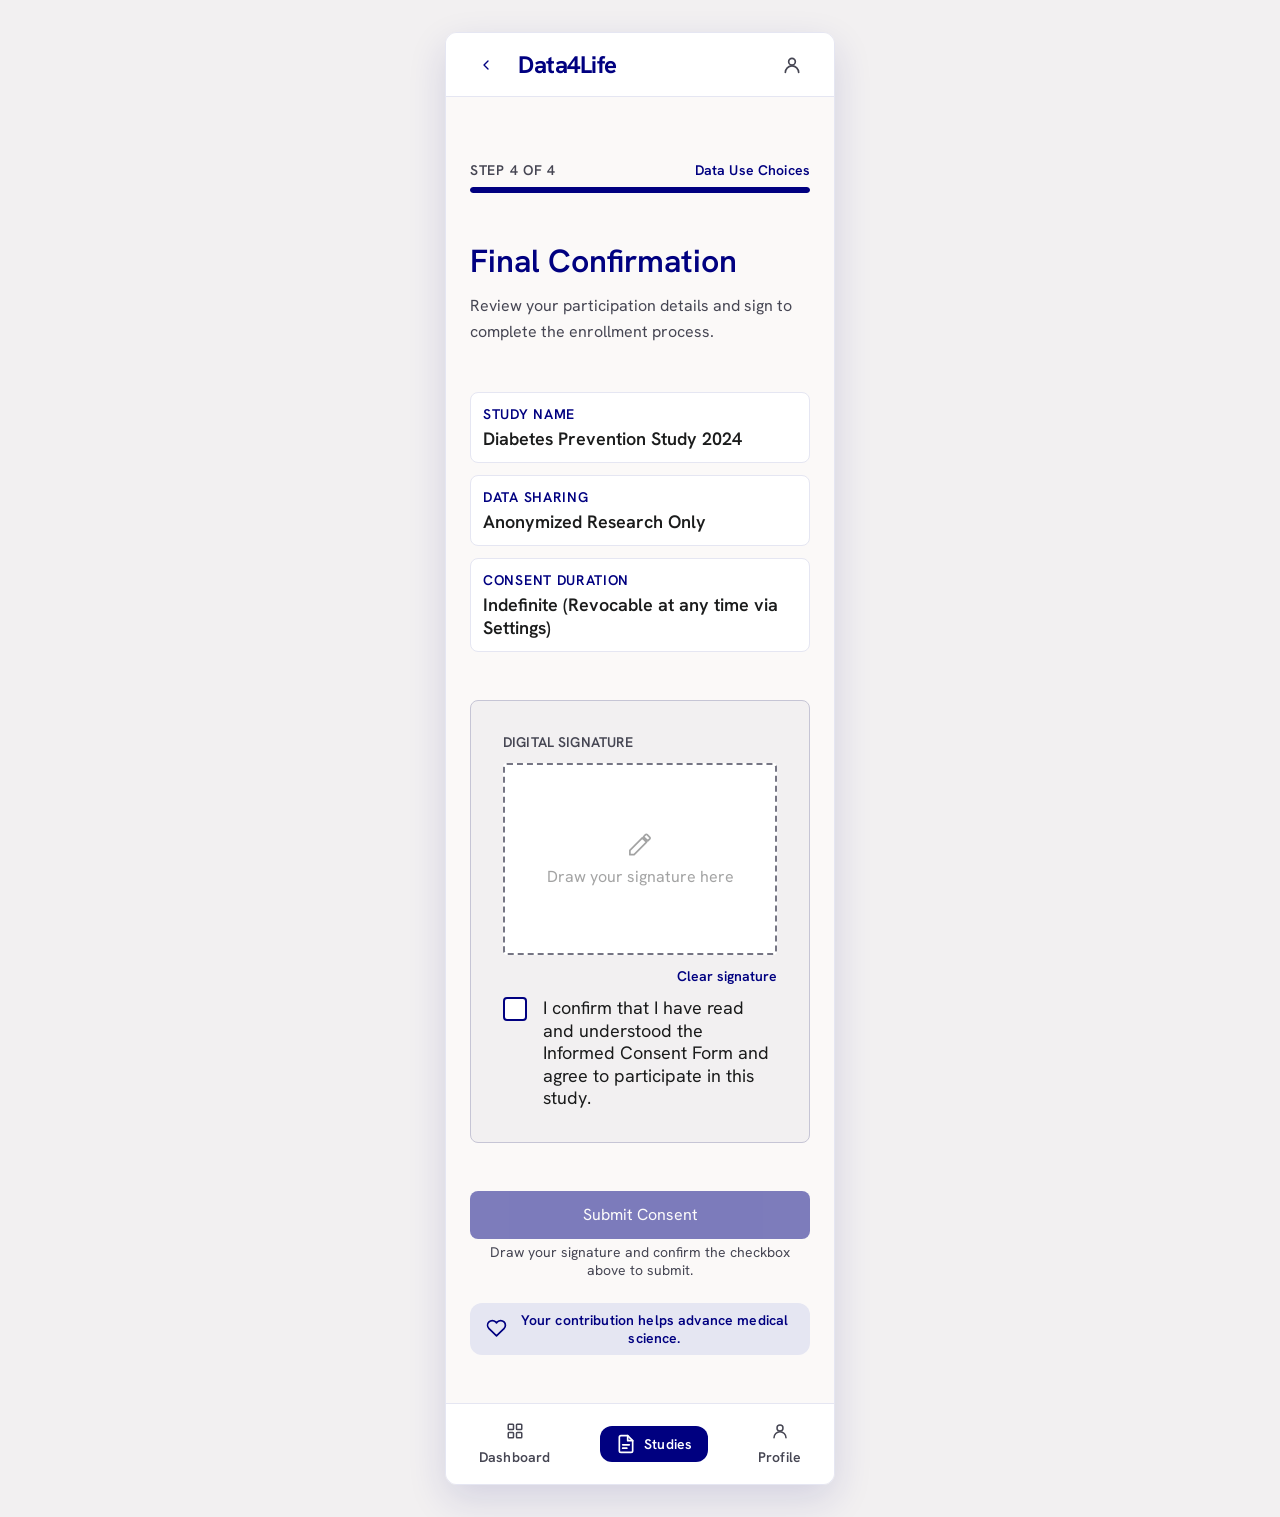
<file: prototype/confirm-submit.html>
<!DOCTYPE html>
<html lang="en">
<head>
<meta charset="UTF-8">
<meta name="viewport" content="width=device-width, initial-scale=1.0">
<title>Confirm &amp; Submit — Data4Life</title>
<link rel="stylesheet" href="tokens.css">
<link rel="stylesheet" href="styles.css">
</head>
<body>
<div class="app-frame">

  <header class="topbar">
    <div class="topbar__left">
      <a class="topbar__back" href="optional-choices.html" aria-label="Back">
        <svg viewBox="0 0 24 24" width="16" height="16" fill="none" stroke="currentColor" stroke-width="2" stroke-linecap="round" stroke-linejoin="round"><path d="M15 18l-6-6 6-6"/></svg>
      </a>
      <span class="topbar__brand">Data4Life</span>
    </div>
    <button class="topbar__profile" aria-label="Profile">
      <svg viewBox="0 0 24 24" width="20" height="20" fill="none" stroke="currentColor" stroke-width="2" stroke-linecap="round" stroke-linejoin="round"><circle cx="12" cy="8" r="4"/><path d="M4 21c0-4.4 3.6-8 8-8s8 3.6 8 8"/></svg>
    </button>
  </header>

  <main class="main">
    <div class="progress" id="progress">
      <div class="progress__row">
        <span class="progress__step"></span>
        <span class="progress__label"></span>
      </div>
      <div class="progress__track"><div class="progress__fill"></div></div>
    </div>

    <div id="confirm-content" style="display:contents;">
      <div>
        <h1 class="heading-2 heading-2--brand">Final Confirmation</h1>
        <p class="body-text" style="margin-top:var(--space-3);">Review your participation details and sign to complete the enrollment process.</p>
      </div>

      <div class="review-grid">
        <div class="review-card">
          <span class="review-card__label">Study Name</span>
          <span class="review-card__value">Diabetes Prevention Study 2024</span>
        </div>
        <div class="review-card">
          <span class="review-card__label">Data Sharing</span>
          <span class="review-card__value">Anonymized Research Only</span>
        </div>
        <div class="review-card">
          <span class="review-card__label">Consent Duration</span>
          <span class="review-card__value">Indefinite (Revocable at any time via Settings)</span>
        </div>
      </div>

      <div class="signature-block">
        <span class="signature-block__label">DIGITAL SIGNATURE</span>
        <div class="signature-pad" id="signature-pad">
          <canvas id="signature-canvas"></canvas>
          <div class="signature-pad__placeholder">
            <svg viewBox="0 0 24 24" fill="none" stroke="currentColor" stroke-width="1.5" stroke-linecap="round" stroke-linejoin="round"><path d="M3 17.25V21h3.75L17.8 9.94l-3.75-3.75L3 17.25zM20.7 7.04a1 1 0 000-1.42l-2.34-2.34a1 1 0 00-1.42 0L15.13 5.1l3.75 3.75 1.82-1.81z"/></svg>
            <span>Draw your signature here</span>
          </div>
        </div>
        <button class="signature-block__clear" id="signature-clear" type="button">Clear signature</button>
        <div class="field-checkbox" id="confirm-ack" role="checkbox" aria-checked="false" tabindex="0">
          <span class="checkbox">
            <svg viewBox="0 0 24 24" fill="none" stroke="currentColor" stroke-width="3" stroke-linecap="round" stroke-linejoin="round"><path d="M5 12l5 5L20 7"/></svg>
          </span>
          <span class="field-checkbox__label">I confirm that I have read and understood the Informed Consent Form and agree to participate in this study.</span>
        </div>
      </div>

      <div style="display:flex; flex-direction:column; gap:var(--space-5); width:100%;">
        <div style="display:flex; flex-direction:column; gap:var(--space-3);">
          <button class="button button--primary" id="submit-btn" type="button">Submit Consent</button>
          <p class="button-hint" id="submit-hint" role="status">Draw your signature and confirm the checkbox above to submit.</p>
        </div>
        <div class="support-pill">
          <svg viewBox="0 0 24 24" fill="none" stroke="currentColor" stroke-width="2" stroke-linecap="round" stroke-linejoin="round"><path d="M20.8 4.6a5.5 5.5 0 00-7.8 0L12 5.6l-1-1a5.5 5.5 0 00-7.8 7.8l1 1L12 21l7.8-7.6 1-1a5.5 5.5 0 000-7.8z"/></svg>
          <span>Your contribution helps advance medical science.</span>
        </div>
      </div>
    </div>

    <div id="success-content" class="success-state" hidden>
      <div class="success-state__icon">
        <svg viewBox="0 0 24 24" fill="none" stroke="currentColor" stroke-width="2" stroke-linecap="round" stroke-linejoin="round"><path d="M20 6L9 17l-5-5"/></svg>
      </div>
      <h1 class="heading-2 heading-2--brand">You're enrolled</h1>
      <p class="body-text">Your consent has been recorded. You can review or withdraw it at any time from your Profile settings.</p>
      <a class="button button--primary" href="welcome.html" style="margin-top:var(--space-4);">Back to Data4Life</a>
    </div>
  </main>

  <nav class="bottom-nav" aria-label="Primary" id="bottom-nav">
    <a class="bottom-nav__link" href="#">
      <svg viewBox="0 0 24 24" fill="none" stroke="currentColor" stroke-width="2" stroke-linecap="round" stroke-linejoin="round"><rect x="3" y="3" width="7" height="7" rx="1"/><rect x="14" y="3" width="7" height="7" rx="1"/><rect x="3" y="14" width="7" height="7" rx="1"/><rect x="14" y="14" width="7" height="7" rx="1"/></svg>
      Dashboard
    </a>
    <a class="bottom-nav__link bottom-nav__link--active" href="study-details.html" aria-current="page">
      <svg viewBox="0 0 24 24" fill="none" stroke="currentColor" stroke-width="2" stroke-linecap="round" stroke-linejoin="round"><path d="M14 2H6a2 2 0 00-2 2v16a2 2 0 002 2h12a2 2 0 002-2V8z"/><path d="M14 2v6h6M8 13h8M8 17h5"/></svg>
      Studies
    </a>
    <a class="bottom-nav__link" href="#">
      <svg viewBox="0 0 24 24" fill="none" stroke="currentColor" stroke-width="2" stroke-linecap="round" stroke-linejoin="round"><circle cx="12" cy="8" r="4"/><path d="M4 21c0-4.4 3.6-8 8-8s8 3.6 8 8"/></svg>
      Profile
    </a>
  </nav>
</div>

<script src="app.js"></script>
<script>
  D4L.initProgress(document.getElementById('progress'), 4, 4, 'Data Use Choices');

  var pad = D4L.initSignaturePad(document.getElementById('signature-pad'));
  var submitBtn = document.getElementById('submit-btn');
  var submitHint = document.getElementById('submit-hint');

  var refreshGate = D4L.bindGate(submitBtn, submitHint, function () {
    return !!D4L.state.confirmAck && pad.isDrawn();
  });

  D4L.bindCheckbox(document.getElementById('confirm-ack'), 'confirmAck', refreshGate);
  document.getElementById('signature-pad').addEventListener('signature-change', refreshGate);

  document.getElementById('signature-clear').addEventListener('click', function () {
    pad.clear();
    refreshGate();
  });

  submitBtn.addEventListener('click', function () {
    if (submitBtn.disabled) return;
    D4L.setState({ submitted: true });
    document.getElementById('confirm-content').hidden = true;
    document.getElementById('bottom-nav').hidden = true;
    var success = document.getElementById('success-content');
    success.hidden = false;
    success.focus();
  });
</script>
</body>
</html>
</file>
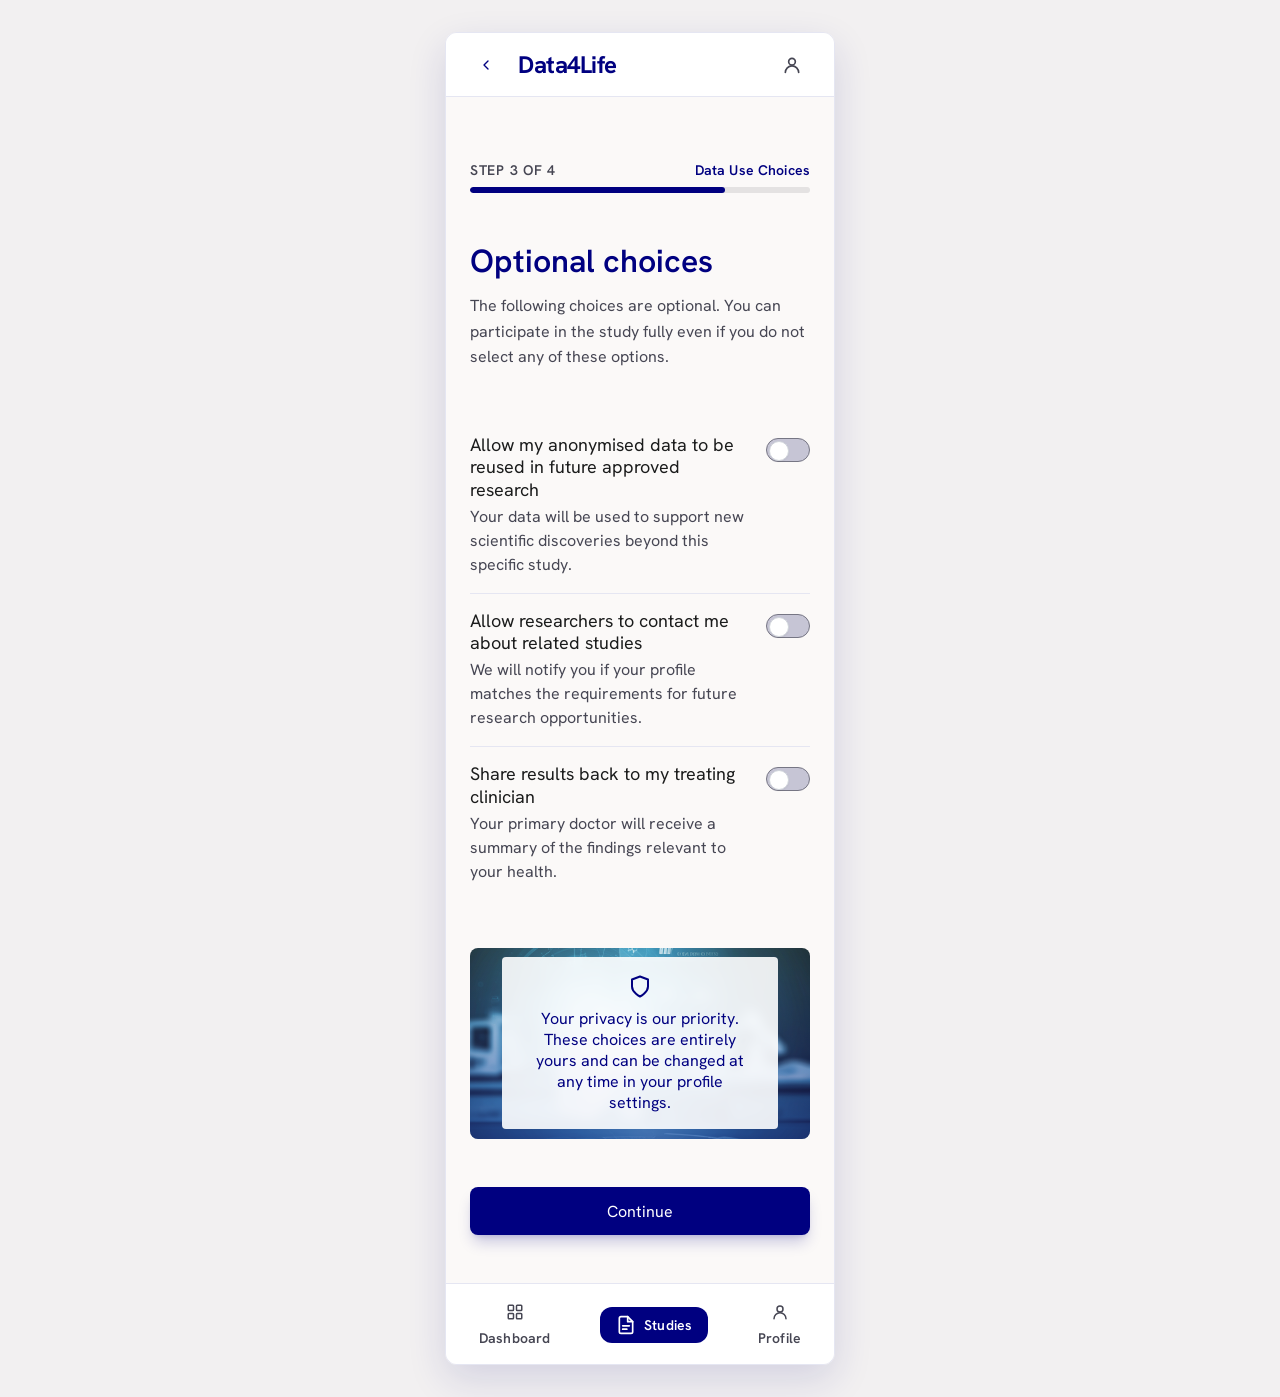
<file: prototype/optional-choices.html>
<!DOCTYPE html>
<html lang="en">
<head>
<meta charset="UTF-8">
<meta name="viewport" content="width=device-width, initial-scale=1.0">
<title>Optional Choices — Data4Life</title>
<link rel="stylesheet" href="tokens.css">
<link rel="stylesheet" href="styles.css">
</head>
<body>
<div class="app-frame">

  <header class="topbar">
    <div class="topbar__left">
      <a class="topbar__back" href="privacy-consent.html" aria-label="Back">
        <svg viewBox="0 0 24 24" width="16" height="16" fill="none" stroke="currentColor" stroke-width="2" stroke-linecap="round" stroke-linejoin="round"><path d="M15 18l-6-6 6-6"/></svg>
      </a>
      <span class="topbar__brand">Data4Life</span>
    </div>
    <button class="topbar__profile" aria-label="Profile">
      <svg viewBox="0 0 24 24" width="20" height="20" fill="none" stroke="currentColor" stroke-width="2" stroke-linecap="round" stroke-linejoin="round"><circle cx="12" cy="8" r="4"/><path d="M4 21c0-4.4 3.6-8 8-8s8 3.6 8 8"/></svg>
    </button>
  </header>

  <main class="main">
    <div class="progress" id="progress">
      <div class="progress__row">
        <span class="progress__step"></span>
        <span class="progress__label"></span>
      </div>
      <div class="progress__track"><div class="progress__fill"></div></div>
    </div>

    <div>
      <h1 class="heading-2 heading-2--brand">Optional choices</h1>
      <p class="body-text" style="margin-top:var(--space-3);">The following choices are optional. You can participate in the study fully even if you do not select any of these options.</p>
    </div>

    <div class="toggle-list">
      <div class="toggle-row">
        <div class="toggle-row__text">
          <span class="toggle-row__title">Allow my anonymised data to be reused in future approved research</span>
          <span class="toggle-row__description">Your data will be used to support new scientific discoveries beyond this specific study.</span>
        </div>
        <button class="toggle" id="toggle-reuse" role="switch" aria-checked="false" aria-label="Allow my anonymised data to be reused in future approved research">
          <span class="toggle__knob"></span>
        </button>
      </div>
      <div class="toggle-row">
        <div class="toggle-row__text">
          <span class="toggle-row__title">Allow researchers to contact me about related studies</span>
          <span class="toggle-row__description">We will notify you if your profile matches the requirements for future research opportunities.</span>
        </div>
        <button class="toggle" id="toggle-contact" role="switch" aria-checked="false" aria-label="Allow researchers to contact me about related studies">
          <span class="toggle__knob"></span>
        </button>
      </div>
      <div class="toggle-row">
        <div class="toggle-row__text">
          <span class="toggle-row__title">Share results back to my treating clinician</span>
          <span class="toggle-row__description">Your primary doctor will receive a summary of the findings relevant to your health.</span>
        </div>
        <button class="toggle" id="toggle-share" role="switch" aria-checked="false" aria-label="Share results back to my treating clinician">
          <span class="toggle__knob"></span>
        </button>
      </div>
    </div>

    <div class="visual-banner visual-banner--message">
      <img src="assets/optional-banner.png" alt="Health data visualization">
      <div class="visual-banner__gradient">
        <div class="visual-banner__message-box">
          <svg viewBox="0 0 24 24" fill="none" stroke="currentColor" stroke-width="2" stroke-linecap="round" stroke-linejoin="round"><path d="M12 22s8-4 8-10V5l-8-3-8 3v7c0 6 8 10 8 10z"/></svg>
          <span>Your privacy is our priority. These choices are entirely yours and can be changed at any time in your profile settings.</span>
        </div>
      </div>
    </div>

    <a class="button button--primary" href="confirm-submit.html">Continue</a>
  </main>

  <nav class="bottom-nav" aria-label="Primary">
    <a class="bottom-nav__link" href="#">
      <svg viewBox="0 0 24 24" fill="none" stroke="currentColor" stroke-width="2" stroke-linecap="round" stroke-linejoin="round"><rect x="3" y="3" width="7" height="7" rx="1"/><rect x="14" y="3" width="7" height="7" rx="1"/><rect x="3" y="14" width="7" height="7" rx="1"/><rect x="14" y="14" width="7" height="7" rx="1"/></svg>
      Dashboard
    </a>
    <a class="bottom-nav__link bottom-nav__link--active" href="study-details.html" aria-current="page">
      <svg viewBox="0 0 24 24" fill="none" stroke="currentColor" stroke-width="2" stroke-linecap="round" stroke-linejoin="round"><path d="M14 2H6a2 2 0 00-2 2v16a2 2 0 002 2h12a2 2 0 002-2V8z"/><path d="M14 2v6h6M8 13h8M8 17h5"/></svg>
      Studies
    </a>
    <a class="bottom-nav__link" href="#">
      <svg viewBox="0 0 24 24" fill="none" stroke="currentColor" stroke-width="2" stroke-linecap="round" stroke-linejoin="round"><circle cx="12" cy="8" r="4"/><path d="M4 21c0-4.4 3.6-8 8-8s8 3.6 8 8"/></svg>
      Profile
    </a>
  </nav>
</div>

<script src="app.js"></script>
<script>
  D4L.initProgress(document.getElementById('progress'), 3, 4, 'Data Use Choices');
  D4L.bindToggle(document.getElementById('toggle-reuse'), 'reuseData');
  D4L.bindToggle(document.getElementById('toggle-contact'), 'contactMe');
  D4L.bindToggle(document.getElementById('toggle-share'), 'shareResults');
</script>
</body>
</html>
</file>
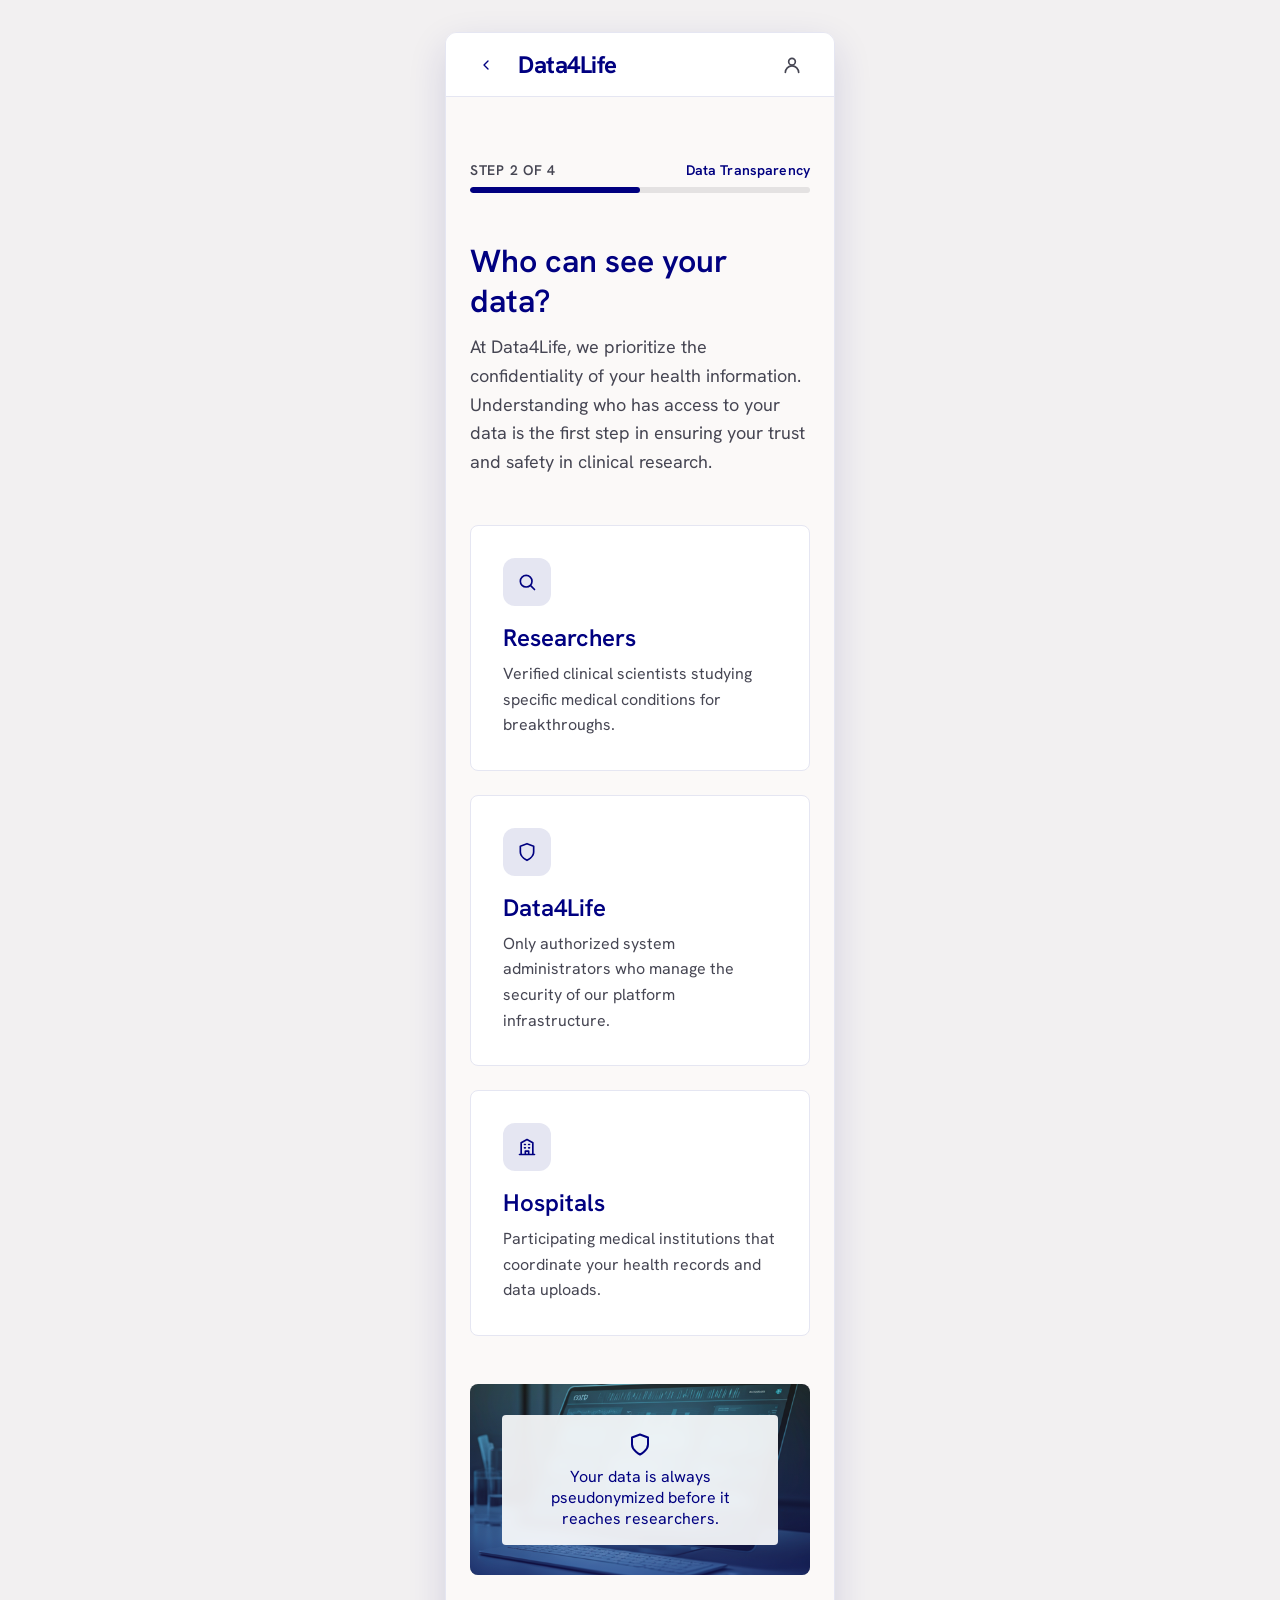
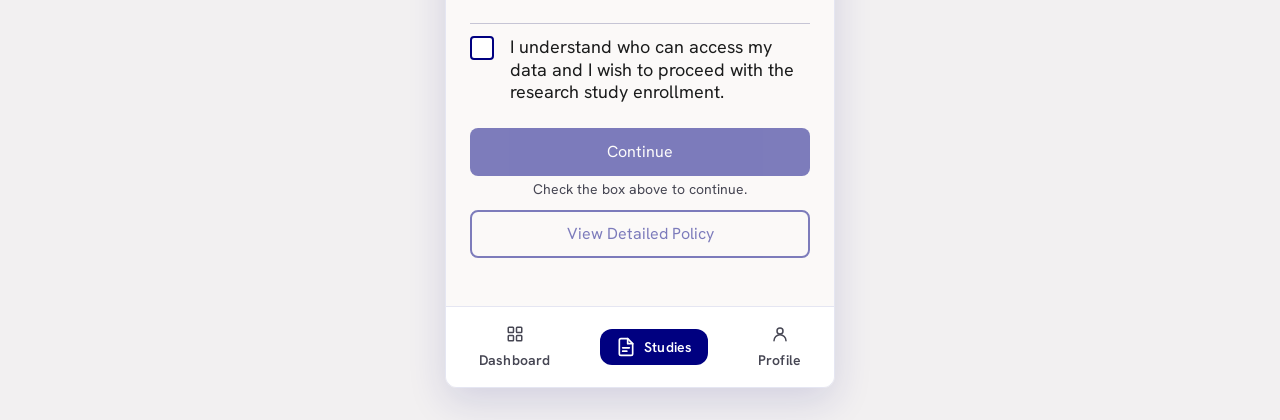
<file: prototype/privacy-consent.html>
<!DOCTYPE html>
<html lang="en">
<head>
<meta charset="UTF-8">
<meta name="viewport" content="width=device-width, initial-scale=1.0">
<title>Data Privacy Consent — Data4Life</title>
<link rel="stylesheet" href="tokens.css">
<link rel="stylesheet" href="styles.css">
</head>
<body>
<div class="app-frame">

  <header class="topbar">
    <div class="topbar__left">
      <a class="topbar__back" href="study-details.html" aria-label="Back">
        <svg viewBox="0 0 24 24" width="16" height="16" fill="none" stroke="currentColor" stroke-width="2" stroke-linecap="round" stroke-linejoin="round"><path d="M15 18l-6-6 6-6"/></svg>
      </a>
      <span class="topbar__brand">Data4Life</span>
    </div>
    <button class="topbar__profile" aria-label="Profile">
      <svg viewBox="0 0 24 24" width="20" height="20" fill="none" stroke="currentColor" stroke-width="2" stroke-linecap="round" stroke-linejoin="round"><circle cx="12" cy="8" r="4"/><path d="M4 21c0-4.4 3.6-8 8-8s8 3.6 8 8"/></svg>
    </button>
  </header>

  <main class="main">
    <div class="progress" id="progress">
      <div class="progress__row">
        <span class="progress__step"></span>
        <span class="progress__label"></span>
      </div>
      <div class="progress__track"><div class="progress__fill"></div></div>
    </div>

    <div>
      <h1 class="heading-2 heading-2--brand" style="font-size:var(--font-size-lg);">Who can see your data?</h1>
      <p class="body-text" style="font-size:var(--font-size-base); margin-top:var(--space-3);">At Data4Life, we prioritize the confidentiality of your health information. Understanding who has access to your data is the first step in ensuring your trust and safety in clinical research.</p>
    </div>

    <div class="role-grid">
      <div class="role-card">
        <div class="role-card__icon">
          <svg viewBox="0 0 24 24" fill="none" stroke="currentColor" stroke-width="2" stroke-linecap="round" stroke-linejoin="round"><circle cx="11" cy="11" r="7"/><path d="M21 21l-4.3-4.3"/></svg>
        </div>
        <div>
          <h3 class="heading-3">Researchers</h3>
          <p class="body-text" style="margin-top:var(--space-2);">Verified clinical scientists studying specific medical conditions for breakthroughs.</p>
        </div>
      </div>
      <div class="role-card">
        <div class="role-card__icon">
          <svg viewBox="0 0 24 24" fill="none" stroke="currentColor" stroke-width="2" stroke-linecap="round" stroke-linejoin="round"><path d="M12 22s8-4 8-10V5l-8-3-8 3v7c0 6 8 10 8 10z"/></svg>
        </div>
        <div>
          <h3 class="heading-3">Data4Life</h3>
          <p class="body-text" style="margin-top:var(--space-2);">Only authorized system administrators who manage the security of our platform infrastructure.</p>
        </div>
      </div>
      <div class="role-card">
        <div class="role-card__icon">
          <svg viewBox="0 0 24 24" fill="none" stroke="currentColor" stroke-width="2" stroke-linecap="round" stroke-linejoin="round"><path d="M3 21h18M5 21V7l7-4 7 4v14M9 9h1M9 13h1M14 9h1M14 13h1M10 21v-4h4v4"/></svg>
        </div>
        <div>
          <h3 class="heading-3">Hospitals</h3>
          <p class="body-text" style="margin-top:var(--space-2);">Participating medical institutions that coordinate your health records and data uploads.</p>
        </div>
      </div>
    </div>

    <div class="visual-banner visual-banner--message">
      <img src="assets/privacy-banner.png" alt="Health data visualization">
      <div class="visual-banner__gradient">
        <div class="visual-banner__message-box">
          <svg viewBox="0 0 24 24" fill="none" stroke="currentColor" stroke-width="2" stroke-linecap="round" stroke-linejoin="round"><path d="M12 22s8-4 8-10V5l-8-3-8 3v7c0 6 8 10 8 10z"/></svg>
          <span>Your data is always pseudonymized before it reaches researchers.</span>
        </div>
      </div>
    </div>

    <div style="display:flex; flex-direction:column; gap:var(--space-5); width:100%; border-top:1px solid var(--color-border-secondary); padding-top:var(--space-3);">
      <div class="field-checkbox" id="privacy-ack" role="checkbox" aria-checked="false" tabindex="0">
        <span class="checkbox">
          <svg viewBox="0 0 24 24" fill="none" stroke="currentColor" stroke-width="3" stroke-linecap="round" stroke-linejoin="round"><path d="M5 12l5 5L20 7"/></svg>
        </span>
        <span class="field-checkbox__label">I understand who can access my data and I wish to proceed with the research study enrollment.</span>
      </div>

      <div style="display:flex; flex-direction:column; gap:var(--space-3);">
        <button class="button button--primary" id="continue-btn" type="button">Continue</button>
        <p class="button-hint" id="continue-hint" role="status">Check the box above to continue.</p>
        <button class="button button--secondary" type="button" aria-disabled="true" disabled title="Not available in this prototype">View Detailed Policy</button>
      </div>
    </div>
  </main>

  <nav class="bottom-nav" aria-label="Primary">
    <a class="bottom-nav__link" href="#">
      <svg viewBox="0 0 24 24" fill="none" stroke="currentColor" stroke-width="2" stroke-linecap="round" stroke-linejoin="round"><rect x="3" y="3" width="7" height="7" rx="1"/><rect x="14" y="3" width="7" height="7" rx="1"/><rect x="3" y="14" width="7" height="7" rx="1"/><rect x="14" y="14" width="7" height="7" rx="1"/></svg>
      Dashboard
    </a>
    <a class="bottom-nav__link bottom-nav__link--active" href="study-details.html" aria-current="page">
      <svg viewBox="0 0 24 24" fill="none" stroke="currentColor" stroke-width="2" stroke-linecap="round" stroke-linejoin="round"><path d="M14 2H6a2 2 0 00-2 2v16a2 2 0 002 2h12a2 2 0 002-2V8z"/><path d="M14 2v6h6M8 13h8M8 17h5"/></svg>
      Studies
    </a>
    <a class="bottom-nav__link" href="#">
      <svg viewBox="0 0 24 24" fill="none" stroke="currentColor" stroke-width="2" stroke-linecap="round" stroke-linejoin="round"><circle cx="12" cy="8" r="4"/><path d="M4 21c0-4.4 3.6-8 8-8s8 3.6 8 8"/></svg>
      Profile
    </a>
  </nav>
</div>

<script src="app.js"></script>
<script>
  D4L.initProgress(document.getElementById('progress'), 2, 4, 'Data Transparency');

  var continueBtn = document.getElementById('continue-btn');
  var continueHint = document.getElementById('continue-hint');
  var refreshGate = D4L.bindGate(continueBtn, continueHint, function () {
    return !!D4L.state.privacyAck;
  });

  D4L.bindCheckbox(document.getElementById('privacy-ack'), 'privacyAck', function () {
    refreshGate();
  });

  continueBtn.addEventListener('click', function () {
    if (!continueBtn.disabled) window.location.href = 'optional-choices.html';
  });
</script>
</body>
</html>
</file>
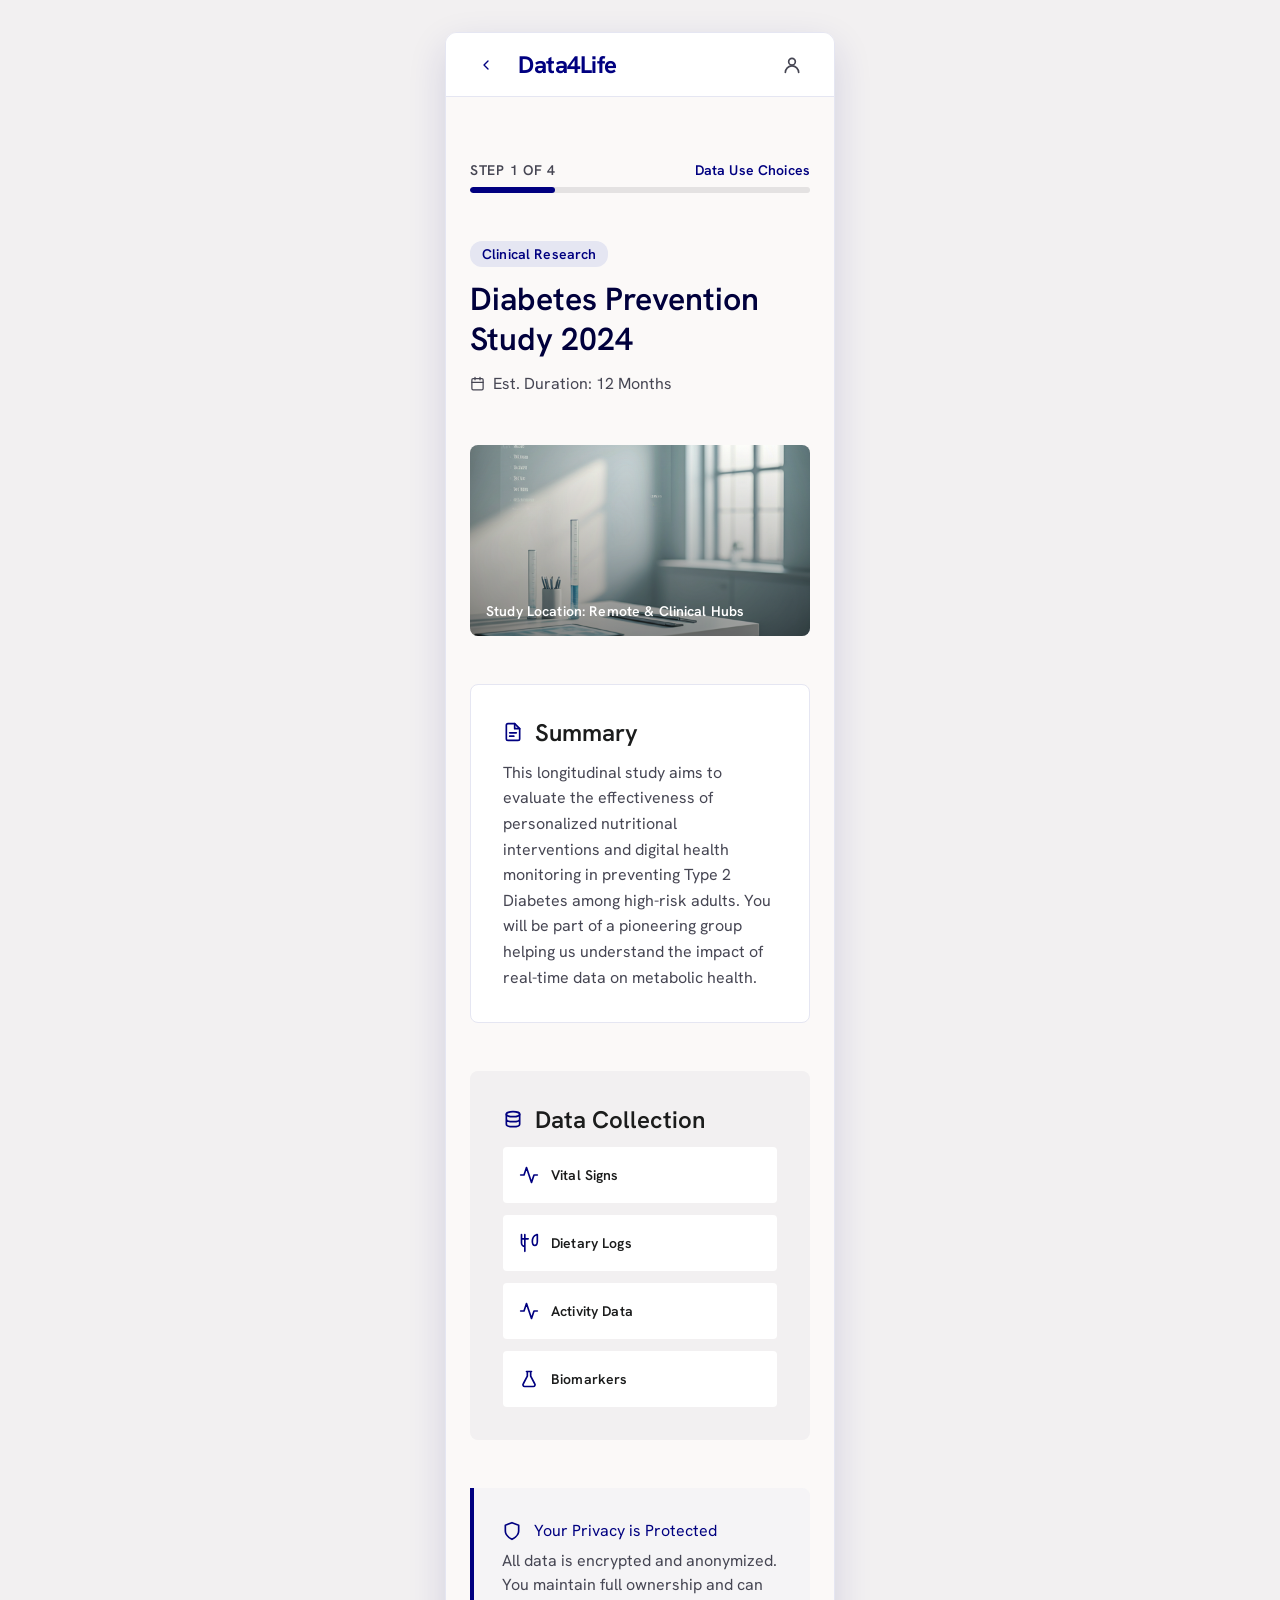
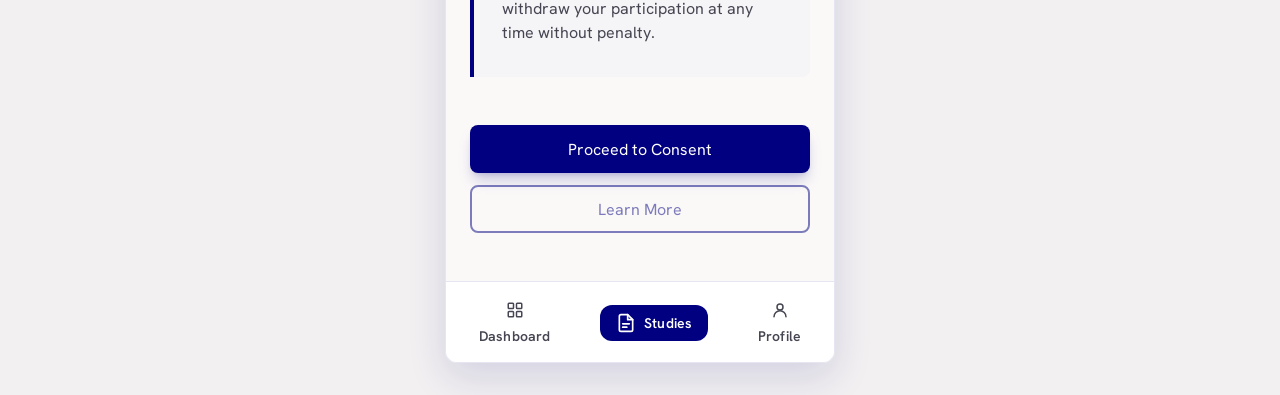
<file: prototype/study-details.html>
<!DOCTYPE html>
<html lang="en">
<head>
<meta charset="UTF-8">
<meta name="viewport" content="width=device-width, initial-scale=1.0">
<title>Study Details — Data4Life</title>
<link rel="stylesheet" href="tokens.css">
<link rel="stylesheet" href="styles.css">
</head>
<body>
<div class="app-frame">

  <header class="topbar">
    <div class="topbar__left">
      <a class="topbar__back" href="welcome.html" aria-label="Back">
        <svg viewBox="0 0 24 24" width="16" height="16" fill="none" stroke="currentColor" stroke-width="2" stroke-linecap="round" stroke-linejoin="round"><path d="M15 18l-6-6 6-6"/></svg>
      </a>
      <span class="topbar__brand">Data4Life</span>
    </div>
    <button class="topbar__profile" aria-label="Profile">
      <svg viewBox="0 0 24 24" width="20" height="20" fill="none" stroke="currentColor" stroke-width="2" stroke-linecap="round" stroke-linejoin="round"><circle cx="12" cy="8" r="4"/><path d="M4 21c0-4.4 3.6-8 8-8s8 3.6 8 8"/></svg>
    </button>
  </header>

  <main class="main">
    <div class="progress" id="progress">
      <div class="progress__row">
        <span class="progress__step"></span>
        <span class="progress__label"></span>
      </div>
      <div class="progress__track"><div class="progress__fill"></div></div>
    </div>

    <div>
      <span class="eyebrow-chip" style="margin-bottom: var(--space-3);">Clinical Research</span>
      <h1 class="heading-2">Diabetes Prevention Study 2024</h1>
      <div style="display:flex; align-items:center; gap:var(--space-2); margin-top:var(--space-3);">
        <svg viewBox="0 0 24 24" width="15" height="17" fill="none" stroke="currentColor" stroke-width="2" stroke-linecap="round" stroke-linejoin="round" style="color:var(--color-text-secondary);"><rect x="3" y="4" width="18" height="18" rx="2"/><path d="M16 2v4M8 2v4M3 10h18"/></svg>
        <span class="body-text" style="margin:0;">Est. Duration: 12 Months</span>
      </div>
    </div>

    <div class="visual-banner">
      <img src="assets/study-banner.png" alt="Clinical research environment">
      <div class="visual-banner__gradient"></div>
      <span class="visual-banner__caption">Study Location: Remote &amp; Clinical Hubs</span>
    </div>

    <div class="card">
      <h3 class="card__title">
        <svg viewBox="0 0 24 24" fill="none" stroke="currentColor" stroke-width="2" stroke-linecap="round" stroke-linejoin="round"><path d="M14 2H6a2 2 0 00-2 2v16a2 2 0 002 2h12a2 2 0 002-2V8z"/><path d="M14 2v6h6M8 13h8M8 17h5"/></svg>
        Summary
      </h3>
      <p class="body-text">This longitudinal study aims to evaluate the effectiveness of personalized nutritional interventions and digital health monitoring in preventing Type 2 Diabetes among high-risk adults. You will be part of a pioneering group helping us understand the impact of real-time data on metabolic health.</p>
    </div>

    <div class="card card--tint">
      <h3 class="card__title">
        <svg viewBox="0 0 24 24" fill="none" stroke="currentColor" stroke-width="2" stroke-linecap="round" stroke-linejoin="round"><ellipse cx="12" cy="5" rx="8" ry="3"/><path d="M4 5v6c0 1.7 3.6 3 8 3s8-1.3 8-3V5M4 11v6c0 1.7 3.6 3 8 3s8-1.3 8-3v-6"/></svg>
        Data Collection
      </h3>
      <div class="tag-grid">
        <div class="tag">
          <svg viewBox="0 0 24 24" fill="none" stroke="currentColor" stroke-width="2" stroke-linecap="round" stroke-linejoin="round"><path d="M22 12h-4l-3 9L9 3l-3 9H2"/></svg>
          Vital Signs
        </div>
        <div class="tag">
          <svg viewBox="0 0 24 24" fill="none" stroke="currentColor" stroke-width="2" stroke-linecap="round" stroke-linejoin="round"><path d="M7 2v20M3 7h8M3 2v10a4 4 0 004 4M21 2c-3 1-5 4-5 8 0 3 1 5 3 5s3-2 3-5V2z"/></svg>
          Dietary Logs
        </div>
        <div class="tag">
          <svg viewBox="0 0 24 24" fill="none" stroke="currentColor" stroke-width="2" stroke-linecap="round" stroke-linejoin="round"><path d="M22 12h-4l-3 9L9 3l-3 9H2"/></svg>
          Activity Data
        </div>
        <div class="tag">
          <svg viewBox="0 0 24 24" fill="none" stroke="currentColor" stroke-width="2" stroke-linecap="round" stroke-linejoin="round"><path d="M9 3h6M10 3v5.5L5 18a2 2 0 001.7 3h10.6a2 2 0 001.7-3l-5-9.5V3"/></svg>
          Biomarkers
        </div>
      </div>
    </div>

    <div class="banner">
      <p class="banner__title">
        <svg viewBox="0 0 24 24" fill="none" stroke="currentColor" stroke-width="2" stroke-linecap="round" stroke-linejoin="round"><path d="M12 22s8-4 8-10V5l-8-3-8 3v7c0 6 8 10 8 10z"/></svg>
        Your Privacy is Protected
      </p>
      <p class="banner__body">All data is encrypted and anonymized. You maintain full ownership and can withdraw your participation at any time without penalty.</p>
    </div>

    <div style="display:flex; flex-direction:column; gap:var(--space-3);">
      <a class="button button--primary" href="privacy-consent.html">Proceed to Consent</a>
      <button class="button button--secondary" type="button" aria-disabled="true" disabled title="Not available in this prototype">Learn More</button>
    </div>
  </main>

  <nav class="bottom-nav" aria-label="Primary">
    <a class="bottom-nav__link" href="#">
      <svg viewBox="0 0 24 24" fill="none" stroke="currentColor" stroke-width="2" stroke-linecap="round" stroke-linejoin="round"><rect x="3" y="3" width="7" height="7" rx="1"/><rect x="14" y="3" width="7" height="7" rx="1"/><rect x="3" y="14" width="7" height="7" rx="1"/><rect x="14" y="14" width="7" height="7" rx="1"/></svg>
      Dashboard
    </a>
    <a class="bottom-nav__link bottom-nav__link--active" href="study-details.html" aria-current="page">
      <svg viewBox="0 0 24 24" fill="none" stroke="currentColor" stroke-width="2" stroke-linecap="round" stroke-linejoin="round"><path d="M14 2H6a2 2 0 00-2 2v16a2 2 0 002 2h12a2 2 0 002-2V8z"/><path d="M14 2v6h6M8 13h8M8 17h5"/></svg>
      Studies
    </a>
    <a class="bottom-nav__link" href="#">
      <svg viewBox="0 0 24 24" fill="none" stroke="currentColor" stroke-width="2" stroke-linecap="round" stroke-linejoin="round"><circle cx="12" cy="8" r="4"/><path d="M4 21c0-4.4 3.6-8 8-8s8 3.6 8 8"/></svg>
      Profile
    </a>
  </nav>
</div>

<script src="app.js"></script>
<script>
  D4L.initProgress(document.getElementById('progress'), 1, 4, 'Data Use Choices');
</script>
</body>
</html>
</file>
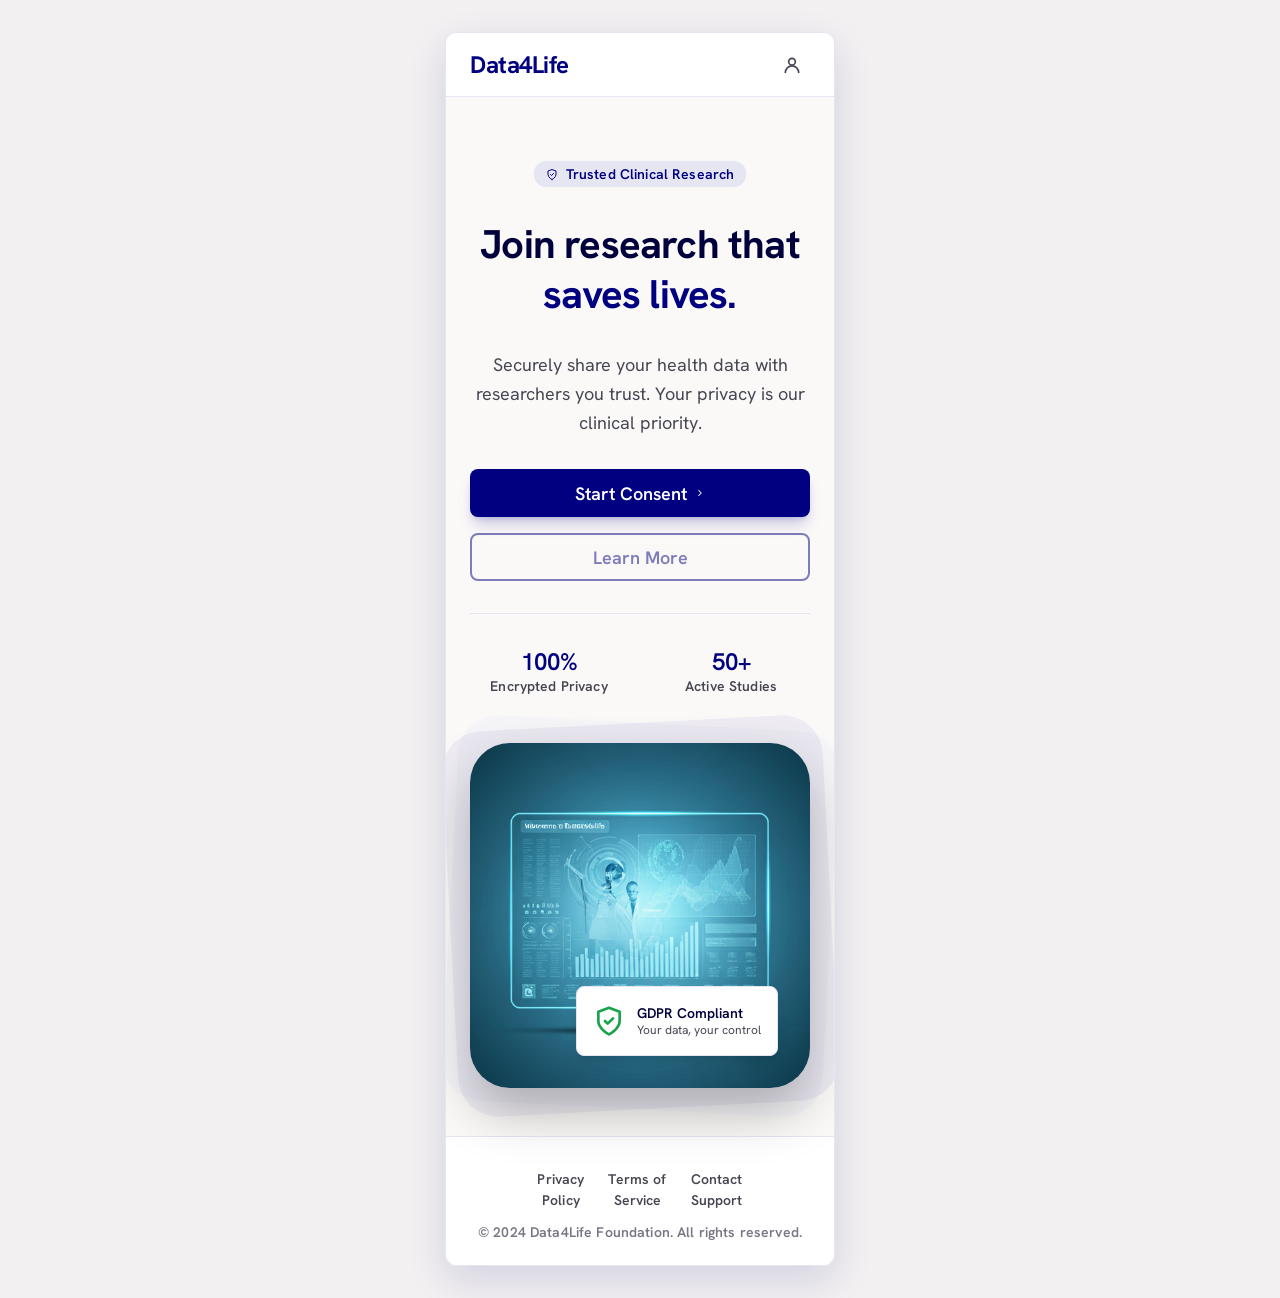
<file: prototype/welcome.html>
<!DOCTYPE html>
<html lang="en">
<head>
<meta charset="UTF-8">
<meta name="viewport" content="width=device-width, initial-scale=1.0">
<title>Data4Life — Join research that saves lives</title>
<link rel="stylesheet" href="tokens.css">
<link rel="stylesheet" href="styles.css">
</head>
<body>
<div class="app-frame">

  <header class="topbar">
    <span class="topbar__brand">Data4Life</span>
    <button class="topbar__profile" aria-label="Profile">
      <svg viewBox="0 0 24 24" width="20" height="20" fill="none" stroke="currentColor" stroke-width="2" stroke-linecap="round" stroke-linejoin="round"><circle cx="12" cy="8" r="4"/><path d="M4 21c0-4.4 3.6-8 8-8s8 3.6 8 8"/></svg>
    </button>
  </header>

  <main class="main">
    <div style="display:flex; flex-direction:column; align-items:center; text-align:center; gap:var(--space-6);">

      <span class="eyebrow-chip">
        <svg viewBox="0 0 24 24" width="12" height="15" fill="none" stroke="currentColor" stroke-width="2" stroke-linecap="round" stroke-linejoin="round"><path d="M12 22s8-4 8-10V5l-8-3-8 3v7c0 6 8 10 8 10z"/><path d="M9 12l2 2 4-4"/></svg>
        Trusted Clinical Research
      </span>

      <h1 class="heading-1">Join research that<br><em>saves lives.</em></h1>

      <p class="body-text" style="max-width:500px; font-size:var(--font-size-base); color:var(--color-text-secondary);">
        Securely share your health data with researchers you trust. Your privacy is our clinical priority.
      </p>

      <div style="display:flex; flex-direction:column; gap:var(--space-4); width:100%;">
        <a class="button button--primary button--hero" href="study-details.html">
          Start Consent
          <svg viewBox="0 0 24 24" width="10" height="16" fill="none" stroke="currentColor" stroke-width="2.5" stroke-linecap="round" stroke-linejoin="round"><path d="M9 18l6-6-6-6"/></svg>
        </a>
        <button class="button button--secondary button--hero" type="button" aria-disabled="true" disabled title="Not available in this prototype">Learn More</button>
      </div>

      <div class="stats-row">
        <div class="stat">
          <div class="stat__value">100%</div>
          <div class="stat__label">Encrypted Privacy</div>
        </div>
        <div class="stat">
          <div class="stat__value">50+</div>
          <div class="stat__label">Active Studies</div>
        </div>
      </div>
    </div>

    <div class="hero-visual">
      <div class="hero-visual__backdrop hero-visual__backdrop--a"></div>
      <div class="hero-visual__backdrop hero-visual__backdrop--b"></div>
      <div class="hero-visual__image">
        <img src="assets/hero-health-tech.png" alt="Clinician reviewing health data on a digital display">
      </div>
      <div class="hero-visual__badge">
        <svg viewBox="0 0 24 24" width="32" height="36" fill="none" stroke="currentColor" stroke-width="2" stroke-linecap="round" stroke-linejoin="round"><path d="M12 22s8-4 8-10V5l-8-3-8 3v7c0 6 8 10 8 10z"/><path d="M9 12l2 2 4-4"/></svg>
        <div>
          <strong>GDPR Compliant</strong>
          <span>Your data, your control</span>
        </div>
      </div>
    </div>
  </main>

  <footer class="legal-footer">
    <div class="legal-footer__links">
      <a href="#">Privacy<br>Policy</a>
      <a href="#">Terms of<br>Service</a>
      <a href="#">Contact<br>Support</a>
    </div>
    <div class="legal-footer__copyright">© 2024 Data4Life Foundation. All rights reserved.</div>
  </footer>
</div>
</body>
</html>
</file>
<file: prototype/tokens.css>
/*
  Data4Life eConsent prototype — design tokens
  Source of truth: Figma file 11CqHj7DfYh0GO9RPtGOpK (nodes 8:83, 8:2, 8:152, 8:245, 8:311)

  Deviations from the existing case-study deck (../index.html), by design:
  - Font is Hanken Grotesk (Figma's actual typeface), not Inter.
  - Primary brand color is #000080 (Figma-exact), not the deck's #1F1B7E.
  These screens are a faithful build of specific Figma frames; the deck's
  slightly different values are its own separate stylistic treatment.

  Dark mode is included per the design-tokens skill's standard output, though
  the brief does not require it and the prototype ships light-mode only.
*/

:root {
  /* ── Color: backgrounds ──────────────────────────────────── */
  --color-bg-primary: #fbf9f8;
  --color-bg-secondary: #ffffff;
  --color-bg-tertiary: #f2f0f1;
  --color-bg-inverse: #000080;
  --color-bg-tint: #e5e6f2;
  --color-bg-tint-soft: rgba(229, 230, 242, 0.3);

  /* ── Color: text ─────────────────────────────────────────── */
  --color-text-primary: #1b1c1c;
  --color-text-secondary: #464653;
  --color-text-placeholder: rgba(27, 28, 28, 0.4);
  --color-text-inverse: #ffffff;
  --color-text-link: #000080;
  --color-text-brand: #000080;
  --color-text-headline: #00003c;

  /* ── Color: borders ──────────────────────────────────────── */
  --color-border-primary: #e5e6f2;
  --color-border-secondary: #c6c5d5;
  --color-border-dashed: #767684;
  --color-border-focus: #000080;

  /* ── Color: accents ──────────────────────────────────────── */
  --color-accent-primary: #000080;
  --color-accent-primary-hover: #150e60;
  --color-accent-primary-active: #0d0940;
  --color-accent-secondary: #c8f169;

  /* ── Color: status ───────────────────────────────────────── */
  --color-status-success: #16a34a;
  --color-status-warning: #f5a623;
  --color-status-error: #dc2626;
  --color-status-info: #000080;

  /* ── Color: overlays ─────────────────────────────────────── */
  --color-overlay-image-start: rgba(0, 0, 128, 0.4);
  --color-overlay-image-end: rgba(0, 0, 128, 0);
  --color-overlay-modal: rgba(21, 22, 29, 0.5);

  /* ── Component tokens ────────────────────────────────────── */
  --toggle-track-off: #c6c5d5;
  --toggle-track-on: var(--color-accent-primary);
  --toggle-knob-bg: #ffffff;
  --toggle-knob-border: #d1d5db;
  --checkbox-border: var(--color-accent-primary);
  --checkbox-checked-bg: var(--color-accent-primary);
  --progress-track: #e4e2e2;
  --progress-fill: var(--color-accent-primary);
  --signature-bg: var(--color-bg-tertiary);
  --signature-border: var(--color-border-dashed);

  /* ── Spacing (4px base) ──────────────────────────────────── */
  --space-1: 4px;
  --space-2: 8px;
  --space-3: 12px;
  --space-4: 16px;
  --space-5: 24px;
  --space-6: 32px;
  --space-7: 48px;
  --space-8: 64px;
  --space-9: 96px;

  /* ── Typography ──────────────────────────────────────────── */
  --font-family-display: 'Hanken Grotesk', sans-serif;
  --font-family-body: 'Hanken Grotesk', sans-serif;

  --font-size-xs: 14px;
  --font-size-sm: 16px;
  --font-size-base: 18px;
  --font-size-md: 24px;
  --font-size-lg: 32px;

  --font-weight-normal: 400;
  --font-weight-semibold: 600;
  --font-weight-bold: 700;

  --line-height-tight: 1;
  --line-height-snug: 1.25;
  --line-height-normal: 1.5;
  --line-height-relaxed: 1.6;

  --letter-spacing-normal: 0;
  --letter-spacing-label: 0.01em;
  --letter-spacing-eyebrow: 0.05em;
  --letter-spacing-tight: -0.02em;

  --font-size-2xl: 40px;

  /* ── Layout ──────────────────────────────────────────────── */
  --max-width-mobile: 390px;
  --max-width-content: 720px;
  --max-width-page: 1200px;

  --border-radius-sm: 4px;
  --border-radius-md: 8px;
  --border-radius-lg: 12px;
  --border-radius-full: 9999px;

  /* ── Shadows ─────────────────────────────────────────────── */
  --shadow-sm: 0 1px 2px rgba(0, 0, 0, 0.05);
  --shadow-button: 0 10px 15px -3px rgba(0, 0, 128, 0.2), 0 4px 6px -4px rgba(0, 0, 128, 0.2);
  --shadow-focus: 0 0 0 3px rgba(0, 0, 128, 0.35);

  /* ── Motion ──────────────────────────────────────────────── */
  --duration-fast: 150ms;
  --duration-normal: 250ms;
  --easing-default: cubic-bezier(0.4, 0, 0.2, 1);

  /* ── Breakpoints (used for the centered phone-card treatment) ── */
  --breakpoint-mobile: 420px;
  --breakpoint-tablet: 768px;
}

@media (prefers-reduced-motion: reduce) {
  :root {
    --duration-fast: 0ms;
    --duration-normal: 0ms;
  }
}

/* ── Dark mode (provided per design-tokens skill defaults; not wired
   up by the brief — kept here in case a theme toggle is added later) ── */
[data-theme='dark'] {
  --color-bg-primary: #14121f;
  --color-bg-secondary: #1f1d2e;
  --color-bg-tertiary: #262438;
  --color-bg-inverse: #f2f0f1;
  --color-bg-tint: #2a2840;

  --color-text-primary: #f2f0f1;
  --color-text-secondary: #9ca0b3;
  --color-text-placeholder: rgba(242, 240, 241, 0.4);
  --color-text-inverse: #14121f;
  --color-text-link: #a5a3ff;
  --color-text-brand: #a5a3ff;

  --color-border-primary: #2e2b45;
  --color-border-secondary: #3a3752;
  --color-border-dashed: #6f6c8a;
  --color-border-focus: #a5a3ff;

  --color-accent-primary: #6d6bff;
  --color-accent-primary-hover: #8886ff;
  --color-accent-primary-active: #5b59e6;
  --color-accent-secondary: #c8f169;

  --toggle-track-off: #3a3752;
  --toggle-knob-bg: #f2f0f1;
  --toggle-knob-border: #45425c;

  --shadow-sm: 0 1px 2px rgba(0, 0, 0, 0.3);
  --shadow-button: 0 10px 15px -3px rgba(0, 0, 0, 0.4), 0 4px 6px -4px rgba(0, 0, 0, 0.4);
  --shadow-focus: 0 0 0 3px rgba(109, 107, 255, 0.4);
}

/* Deliberately no `@media (prefers-color-scheme: dark)` block: this
   prototype ships light-mode only. Dark tokens above are opt-in via
   [data-theme="dark"] only, for if a theme toggle is added later. */
</file>
<file: prototype/styles.css>
/*
  Data4Life eConsent prototype — shared shell & component styles.
  Built on tokens.css. Every color/spacing/type value below is a token
  reference, not a literal — see tokens.css for the Figma-sourced values.
*/

@import url('https://fonts.googleapis.com/css2?family=Hanken+Grotesk:wght@400;600;700&display=swap');

* {
  box-sizing: border-box;
}

/* The [hidden] attribute must always win over component display rules
   (e.g. .bottom-nav{display:flex}) — author-origin class rules otherwise
   beat the UA [hidden] rule at equal specificity and silently un-hide it. */
[hidden] {
  display: none !important;
}

html,
body {
  margin: 0;
  padding: 0;
  background: var(--color-bg-tertiary);
  font-family: var(--font-family-body);
  color: var(--color-text-primary);
}

a {
  color: inherit;
  text-decoration: none;
}

button {
  font-family: inherit;
  background: none;
  border: none;
  padding: 0;
}

/* ── App shell ─────────────────────────────────────────────── */
/* Below --breakpoint-mobile the frame fills the viewport edge-to-edge
   (real phone use). Above it, center it as a card so desktop browsers
   don't stretch a mobile layout full-width. */

.app-frame {
  position: relative;
  max-width: var(--max-width-mobile);
  min-height: 100vh;
  margin: 0 auto;
  background-image: linear-gradient(90deg, var(--color-bg-primary) 0%, var(--color-bg-primary) 100%),
    linear-gradient(90deg, var(--color-bg-secondary) 0%, var(--color-bg-secondary) 100%);
  overflow: hidden;
}

@media (min-width: 420px) {
  body {
    display: flex;
    justify-content: center;
    padding: var(--space-6) 0;
  }

  .app-frame {
    min-height: 844px;
    border-radius: var(--border-radius-lg);
    border: 1px solid var(--color-border-primary);
    box-shadow: 0 14px 38px rgba(31, 27, 126, 0.14);
  }
}

/* ── Top app bar ───────────────────────────────────────────── */

.topbar {
  position: sticky;
  top: 0;
  z-index: 10;
  display: flex;
  align-items: center;
  justify-content: space-between;
  height: 64px;
  padding: 0 var(--space-5);
  background: var(--color-bg-secondary);
  border-bottom: 1px solid var(--color-border-primary);
}

.topbar__left {
  display: flex;
  align-items: center;
  gap: var(--space-4);
}

.topbar__back {
  display: flex;
  align-items: center;
  justify-content: center;
  width: 32px;
  height: 32px;
  border-radius: var(--border-radius-lg);
  cursor: pointer;
  color: var(--color-text-brand);
}

.topbar__back:hover {
  background: var(--color-bg-tint);
}

.topbar__brand {
  font-family: var(--font-family-display);
  font-weight: var(--font-weight-bold);
  font-size: var(--font-size-md);
  color: var(--color-text-brand);
  letter-spacing: var(--letter-spacing-tight);
}

.topbar__profile {
  display: flex;
  align-items: center;
  justify-content: center;
  width: 36px;
  height: 36px;
  border-radius: var(--border-radius-lg);
  color: var(--color-text-secondary);
}

.topbar__profile:hover {
  background: var(--color-bg-tint);
}

/* ── Bottom tab nav (Studies flow only — Welcome uses a legal footer instead) ── */

.bottom-nav {
  position: sticky;
  bottom: 0;
  z-index: 10;
  display: flex;
  justify-content: space-around;
  align-items: center;
  height: 81px;
  padding-top: 1px;
  background: var(--color-bg-secondary);
  border-top: 1px solid var(--color-border-primary);
}

.bottom-nav__link {
  display: flex;
  flex-direction: column;
  align-items: center;
  gap: var(--space-2);
  padding: var(--space-2) var(--space-4);
  font-size: var(--font-size-xs);
  font-weight: var(--font-weight-semibold);
  letter-spacing: var(--letter-spacing-label);
  color: var(--color-text-secondary);
  border-radius: var(--border-radius-lg);
}

.bottom-nav__link svg {
  width: 18px;
  height: 18px;
}

.bottom-nav__link--active {
  flex-direction: row;
  gap: var(--space-2);
  background: var(--color-bg-inverse);
  color: var(--color-text-inverse);
  padding: var(--space-2) var(--space-4);
}

.bottom-nav__link--active svg {
  width: 20px;
  height: 20px;
}

/* ── Legal footer (Welcome screen only) ───────────────────── */

.legal-footer {
  padding: var(--space-6) var(--space-5) var(--space-5);
  background: var(--color-bg-secondary);
  border-top: 1px solid var(--color-border-primary);
  text-align: center;
}

.legal-footer__links {
  display: flex;
  justify-content: center;
  gap: var(--space-5);
  margin-bottom: var(--space-3);
}

.legal-footer__links a {
  font-size: var(--font-size-xs);
  font-weight: var(--font-weight-semibold);
  letter-spacing: var(--letter-spacing-label);
  color: var(--color-text-secondary);
  text-align: center;
  line-height: var(--line-height-normal);
}

.legal-footer__copyright {
  font-size: var(--font-size-xs);
  font-weight: var(--font-weight-semibold);
  letter-spacing: var(--letter-spacing-label);
  color: var(--color-border-dashed);
}

/* ── Main content ──────────────────────────────────────────── */

.main {
  display: flex;
  flex-direction: column;
  gap: var(--space-7);
  padding: var(--space-8) var(--space-5) var(--space-7);
}

/* ── Progress indicator ───────────────────────────────────── */

.progress {
  display: flex;
  flex-direction: column;
  gap: var(--space-2);
}

.progress__row {
  display: flex;
  align-items: flex-end;
  justify-content: space-between;
}

.progress__step {
  font-size: var(--font-size-xs);
  font-weight: var(--font-weight-semibold);
  letter-spacing: var(--letter-spacing-eyebrow);
  text-transform: uppercase;
  color: var(--color-text-secondary);
}

.progress__label {
  font-size: var(--font-size-xs);
  font-weight: var(--font-weight-semibold);
  letter-spacing: var(--letter-spacing-label);
  color: var(--color-text-brand);
}

.progress__track {
  height: 6px;
  border-radius: var(--border-radius-lg);
  background: var(--progress-track);
  overflow: hidden;
}

.progress__fill {
  height: 100%;
  border-radius: var(--border-radius-lg);
  background: var(--progress-fill);
  transition: width var(--duration-normal) var(--easing-default);
}

/* ── Typography helpers ───────────────────────────────────── */

.eyebrow-chip {
  display: inline-flex;
  align-items: center;
  gap: var(--space-2);
  padding: var(--space-1) var(--space-3);
  border-radius: var(--border-radius-lg);
  background: var(--color-bg-tint);
  color: var(--color-text-brand);
  font-size: var(--font-size-xs);
  font-weight: var(--font-weight-semibold);
  letter-spacing: var(--letter-spacing-label);
}

.heading-1 {
  font-family: var(--font-family-display);
  font-weight: var(--font-weight-bold);
  font-size: var(--font-size-2xl);
  line-height: 1.25;
  letter-spacing: var(--letter-spacing-tight);
  color: var(--color-text-headline);
  margin: 0;
}

.heading-1 em {
  font-style: normal;
  color: var(--color-text-brand);
}

.heading-2 {
  font-family: var(--font-family-display);
  font-weight: var(--font-weight-semibold);
  font-size: var(--font-size-lg);
  line-height: var(--line-height-snug);
  color: var(--color-text-headline);
  margin: 0;
}

.heading-2--brand {
  color: var(--color-text-brand);
}

.heading-3 {
  font-family: var(--font-family-display);
  font-weight: var(--font-weight-semibold);
  font-size: var(--font-size-md);
  color: var(--color-text-brand);
  margin: 0;
}

.body-text {
  font-size: var(--font-size-sm);
  line-height: var(--line-height-relaxed);
  color: var(--color-text-secondary);
  margin: 0;
}

.eyebrow-label {
  font-size: var(--font-size-xs);
  font-weight: var(--font-weight-semibold);
  letter-spacing: var(--letter-spacing-eyebrow);
  text-transform: uppercase;
  color: var(--color-text-brand);
}

/* ── Buttons ──────────────────────────────────────────────── */

.button {
  display: flex;
  align-items: center;
  justify-content: center;
  gap: var(--space-2);
  width: 100%;
  min-height: 48px;
  border-radius: var(--border-radius-md);
  font-size: var(--font-size-sm);
  font-weight: var(--font-weight-normal);
  cursor: pointer;
  transition: background var(--duration-fast) var(--easing-default), opacity var(--duration-fast) var(--easing-default);
}

.button--primary {
  background: var(--color-accent-primary);
  color: var(--color-text-inverse);
  box-shadow: var(--shadow-button);
  border: none;
}

.button--primary:hover:not(:disabled) {
  background: var(--color-accent-primary-hover);
}

.button--primary:active:not(:disabled) {
  background: var(--color-accent-primary-active);
}

.button--secondary {
  background: transparent;
  color: var(--color-text-brand);
  border: 2px solid var(--color-accent-primary);
}

.button--secondary:hover:not(:disabled) {
  background: var(--color-bg-tint);
}

.button--hero {
  font-size: var(--font-size-base);
  font-weight: var(--font-weight-semibold);
}

.button:disabled,
.button[aria-disabled='true'] {
  opacity: 0.5;
  cursor: not-allowed;
  box-shadow: none;
}

.button:focus-visible {
  outline: none;
  box-shadow: var(--shadow-focus);
}

.button-hint {
  font-size: var(--font-size-xs);
  color: var(--color-text-secondary);
  text-align: center;
  margin: calc(var(--space-2) * -1) 0 0;
}

/* ── Cards ────────────────────────────────────────────────── */

.card {
  background: var(--color-bg-secondary);
  border: 1px solid var(--color-border-primary);
  border-radius: var(--border-radius-md);
  padding: var(--space-6);
}

.card--tint {
  background: var(--color-bg-tertiary);
  border-color: transparent;
}

.card__title {
  display: flex;
  align-items: center;
  gap: var(--space-3);
  font-size: var(--font-size-md);
  font-weight: var(--font-weight-semibold);
  color: var(--color-text-primary);
  margin: 0 0 var(--space-3);
}

.card__title svg {
  width: 20px;
  height: 20px;
  color: var(--color-text-brand);
  flex-shrink: 0;
}

/* ── Stats row (Welcome) ──────────────────────────────────── */

.stats-row {
  display: grid;
  grid-template-columns: 1fr 1fr;
  gap: var(--space-5);
  width: 100%;
  padding-top: var(--space-6);
  border-top: 1px solid var(--color-border-primary);
}

.stat {
  text-align: center;
}

.stat__value {
  font-size: var(--font-size-md);
  font-weight: var(--font-weight-semibold);
  color: var(--color-text-brand);
}

.stat__label {
  font-size: var(--font-size-xs);
  font-weight: var(--font-weight-semibold);
  letter-spacing: var(--letter-spacing-label);
  color: var(--color-text-secondary);
}

/* ── Hero image (Welcome) ─────────────────────────────────── */

.hero-visual {
  position: relative;
  width: 100%;
  aspect-ratio: 1 / 1;
  display: flex;
  align-items: center;
  justify-content: center;
}

.hero-visual__backdrop {
  position: absolute;
  inset: -6%;
  border-radius: 40px;
}

.hero-visual__backdrop--a {
  background: var(--color-bg-tint-soft);
  transform: rotate(3deg);
}

.hero-visual__backdrop--b {
  background: rgba(0, 0, 128, 0.05);
  transform: rotate(-3deg);
}

.hero-visual__image {
  position: relative;
  width: 100%;
  height: 100%;
  border-radius: 40px;
  overflow: hidden;
  box-shadow: 0 25px 50px rgba(0, 0, 0, 0.25);
}

.hero-visual__image img {
  width: 100%;
  height: 100%;
  object-fit: cover;
}

.hero-visual__badge {
  position: absolute;
  right: var(--space-6);
  bottom: var(--space-6);
  display: flex;
  align-items: center;
  gap: var(--space-3);
  padding: var(--space-4);
  background: var(--color-bg-secondary);
  border: 1px solid var(--color-border-primary);
  border-radius: var(--border-radius-md);
  box-shadow: 0 10px 15px -3px rgba(0, 0, 0, 0.1), 0 4px 6px -4px rgba(0, 0, 0, 0.1);
}

.hero-visual__badge svg {
  width: 32px;
  height: 36px;
  color: var(--color-status-success);
  flex-shrink: 0;
}

.hero-visual__badge strong {
  display: block;
  font-size: var(--font-size-xs);
  font-weight: var(--font-weight-semibold);
  color: var(--color-text-headline);
}

.hero-visual__badge span {
  display: block;
  font-size: 12px;
  color: var(--color-text-secondary);
}

/* ── Photo banner with gradient caption (Study Details / Optional Choices / Privacy Consent) ── */

.visual-banner {
  position: relative;
  width: 100%;
  border-radius: var(--border-radius-md);
  overflow: hidden;
  background: var(--color-bg-tertiary);
}

.visual-banner img {
  display: block;
  width: 100%;
  aspect-ratio: 16 / 9;
  object-fit: cover;
  opacity: 0.9;
}

.visual-banner__gradient {
  position: absolute;
  inset: 0;
  background: linear-gradient(to top, rgba(0, 0, 0, 0.4), rgba(0, 0, 0, 0));
}

.visual-banner__caption {
  position: absolute;
  left: var(--space-4);
  bottom: var(--space-4);
  font-size: var(--font-size-xs);
  font-weight: var(--font-weight-semibold);
  letter-spacing: var(--letter-spacing-label);
  color: var(--color-text-inverse);
}

.visual-banner--message {
  aspect-ratio: 16 / 9;
  display: flex;
  align-items: flex-end;
  justify-content: center;
}

.visual-banner--message .visual-banner__gradient {
  background: linear-gradient(to top, rgba(0, 0, 128, 0.4), rgba(0, 0, 128, 0));
  display: flex;
  align-items: center;
  justify-content: center;
  padding: var(--space-6);
}

.visual-banner__message-box {
  display: flex;
  flex-direction: column;
  align-items: center;
  gap: var(--space-2);
  text-align: center;
  color: var(--color-text-brand);
  font-size: var(--font-size-sm);
  /* Figma backs this caption with a blurred, near-opaque white panel so navy
     text stays legible over a photo — without it the text nearly disappears
     into dark image regions (caught in design review). */
  background: rgba(255, 255, 255, 0.9);
  backdrop-filter: blur(6px);
  padding: var(--space-4) var(--space-6);
  border-radius: var(--border-radius-sm);
}

.visual-banner__message-box svg {
  width: 24px;
  height: 27px;
}

/* ── Data collection tags (Study Details) ────────────────── */

.tag-grid {
  display: flex;
  flex-direction: column;
  gap: var(--space-3);
}

.tag {
  display: flex;
  align-items: center;
  gap: var(--space-3);
  height: 56px;
  padding: var(--space-4);
  background: var(--color-bg-secondary);
  border-radius: var(--border-radius-sm);
  font-size: var(--font-size-xs);
  font-weight: var(--font-weight-semibold);
  letter-spacing: var(--letter-spacing-label);
  color: var(--color-text-primary);
}

.tag svg {
  width: 20px;
  height: 20px;
  color: var(--color-text-brand);
  flex-shrink: 0;
}

/* ── Privacy banner (left-accent, Study Details) ─────────── */

.banner {
  display: flex;
  flex-direction: column;
  gap: var(--space-2);
  padding: var(--space-6) var(--space-5) var(--space-6) calc(var(--space-5) + var(--space-1));
  background: var(--color-bg-tint-soft);
  border-left: 4px solid var(--color-accent-primary);
  border-radius: 0 var(--border-radius-md) var(--border-radius-md) 0;
}

.banner__title {
  display: flex;
  align-items: center;
  gap: var(--space-3);
  font-size: var(--font-size-sm);
  color: var(--color-text-brand);
  margin: 0;
}

.banner__title svg {
  width: 20px;
  height: 20px;
  flex-shrink: 0;
}

.banner__body {
  font-size: var(--font-size-sm);
  line-height: var(--line-height-normal);
  color: var(--color-text-secondary);
  margin: 0;
}

/* ── Role cards (Data Privacy Consent) ───────────────────── */

.role-grid {
  display: flex;
  flex-direction: column;
  gap: var(--space-5);
  width: 100%;
}

.role-card {
  display: flex;
  flex-direction: column;
  gap: var(--space-4);
  padding: var(--space-6);
  background: var(--color-bg-secondary);
  border: 1px solid var(--color-border-primary);
  border-radius: var(--border-radius-md);
}

.role-card__icon {
  display: flex;
  align-items: center;
  justify-content: center;
  width: 48px;
  height: 48px;
  border-radius: var(--border-radius-lg);
  background: var(--color-bg-tint);
  color: var(--color-text-brand);
}

.role-card__icon svg {
  width: 20px;
  height: 20px;
}

/* ── Checkbox ─────────────────────────────────────────────── */

.field-checkbox {
  display: flex;
  align-items: flex-start;
  gap: var(--space-4);
  cursor: pointer;
  text-align: left;
}

.checkbox {
  flex-shrink: 0;
  display: flex;
  align-items: center;
  justify-content: center;
  width: 24px;
  height: 24px;
  background: var(--color-bg-secondary);
  border: 2px solid var(--checkbox-border);
  border-radius: var(--border-radius-sm);
}

.checkbox svg {
  width: 14px;
  height: 10px;
  opacity: 0;
  color: var(--color-text-inverse);
  transition: opacity var(--duration-fast) var(--easing-default);
}

.field-checkbox[aria-checked='true'] .checkbox {
  background: var(--checkbox-checked-bg);
}

.field-checkbox[aria-checked='true'] .checkbox svg {
  opacity: 1;
}

.field-checkbox:focus-visible .checkbox {
  box-shadow: var(--shadow-focus);
}

.field-checkbox__label {
  font-size: var(--font-size-base);
  line-height: var(--line-height-snug);
  color: var(--color-text-primary);
}

/* ── Toggle rows (Optional Choices) ──────────────────────── */

.toggle-list {
  display: flex;
  flex-direction: column;
  width: 100%;
}

.toggle-row {
  display: flex;
  align-items: flex-start;
  justify-content: space-between;
  gap: var(--space-4);
  padding: var(--space-4) 0;
  border-bottom: 1px solid var(--color-border-primary);
}

.toggle-row:last-child {
  border-bottom: none;
}

.toggle-row__text {
  display: flex;
  flex-direction: column;
  gap: 3.5px;
}

.toggle-row__title {
  font-size: var(--font-size-base);
  line-height: var(--line-height-snug);
  color: var(--color-text-primary);
}

.toggle-row__description {
  font-size: var(--font-size-sm);
  line-height: var(--line-height-normal);
  color: var(--color-text-secondary);
}

.toggle {
  flex-shrink: 0;
  position: relative;
  width: 44px;
  height: 24px;
  margin-top: var(--space-1);
  border-radius: var(--border-radius-lg);
  background: var(--toggle-track-off);
  /* Figma's off-state fill is only ~1.7:1 against white — under the WCAG
     1.4.11 non-text 3:1 minimum. This border (~4.5:1) gives the control's
     boundary enough contrast without changing the Figma-sourced fill color. */
  border: 1px solid var(--color-border-dashed);
  cursor: pointer;
  transition: background var(--duration-fast) var(--easing-default);
}

.toggle[aria-checked='true'] {
  background: var(--toggle-track-on);
}

.toggle__knob {
  position: absolute;
  top: 2px;
  left: 2px;
  width: 20px;
  height: 20px;
  border-radius: var(--border-radius-full);
  background: var(--toggle-knob-bg);
  border: 1px solid var(--toggle-knob-border);
  box-shadow: var(--shadow-sm);
  transition: transform var(--duration-fast) var(--easing-default);
}

.toggle[aria-checked='true'] .toggle__knob {
  transform: translateX(20px);
}

.toggle:focus-visible {
  outline: none;
  box-shadow: var(--shadow-focus);
}

/* ── Review summary cards (Confirm & Submit) ─────────────── */

.review-grid {
  display: flex;
  flex-direction: column;
  gap: var(--space-3);
  width: 100%;
}

.review-card {
  display: flex;
  flex-direction: column;
  gap: var(--space-1);
  padding: var(--space-3);
  background: var(--color-bg-secondary);
  border: 1px solid var(--color-border-primary);
  border-radius: var(--border-radius-md);
}

.review-card__label {
  font-size: var(--font-size-xs);
  font-weight: var(--font-weight-semibold);
  letter-spacing: var(--letter-spacing-eyebrow);
  text-transform: uppercase;
  color: var(--color-text-brand);
}

.review-card__value {
  font-size: var(--font-size-base);
  font-weight: var(--font-weight-semibold);
  color: var(--color-text-primary);
}

/* ── Signature area (Confirm & Submit) ───────────────────── */

.signature-block {
  display: flex;
  flex-direction: column;
  gap: var(--space-3);
  width: 100%;
  padding: var(--space-6);
  background: var(--signature-bg);
  border: 1px solid var(--color-border-secondary);
  border-radius: var(--border-radius-md);
}

.signature-block__label {
  font-size: var(--font-size-xs);
  font-weight: var(--font-weight-semibold);
  letter-spacing: var(--letter-spacing-label);
  color: var(--color-text-secondary);
}

.signature-pad {
  position: relative;
  width: 100%;
  height: 192px;
  border: 2px dashed var(--signature-border);
  border-radius: var(--border-radius-sm);
  background: var(--color-bg-secondary);
  overflow: hidden;
  touch-action: none;
}

.signature-pad canvas {
  display: block;
  width: 100%;
  height: 100%;
  cursor: crosshair;
}

.signature-pad__placeholder {
  position: absolute;
  inset: 0;
  display: flex;
  flex-direction: column;
  align-items: center;
  justify-content: center;
  gap: var(--space-2);
  opacity: 0.4;
  color: var(--color-text-primary);
  font-size: var(--font-size-sm);
  pointer-events: none;
  transition: opacity var(--duration-fast) var(--easing-default);
}

.signature-pad__placeholder svg {
  width: 28px;
  height: 27px;
}

.signature-pad[data-drawn='true'] .signature-pad__placeholder {
  opacity: 0;
}

.signature-block__clear {
  align-self: flex-end;
  font-size: var(--font-size-xs);
  font-weight: var(--font-weight-semibold);
  color: var(--color-text-brand);
  cursor: pointer;
}

/* ── Supportive message pill ──────────────────────────────── */

.support-pill {
  display: flex;
  align-items: center;
  gap: var(--space-2);
  padding: var(--space-2) var(--space-4);
  background: var(--color-bg-tint);
  border-radius: var(--border-radius-lg);
  width: 100%;
}

.support-pill svg {
  width: 21px;
  height: 20.5px;
  color: var(--color-text-brand);
  flex-shrink: 0;
}

.support-pill span {
  font-size: var(--font-size-xs);
  font-weight: var(--font-weight-semibold);
  letter-spacing: var(--letter-spacing-label);
  color: var(--color-text-brand);
  text-align: center;
  flex: 1;
}

/* ── Success state (post-submit) ─────────────────────────── */

.success-state {
  display: flex;
  flex-direction: column;
  align-items: center;
  gap: var(--space-4);
  text-align: center;
  padding: var(--space-8) var(--space-5);
}

.success-state__icon {
  display: flex;
  align-items: center;
  justify-content: center;
  width: 64px;
  height: 64px;
  border-radius: var(--border-radius-full);
  background: var(--color-bg-tint);
  color: var(--color-status-success);
}

.success-state__icon svg {
  width: 32px;
  height: 32px;
}

/* ── Accessibility ────────────────────────────────────────── */

.sr-only {
  position: absolute;
  width: 1px;
  height: 1px;
  padding: 0;
  margin: -1px;
  overflow: hidden;
  clip: rect(0, 0, 0, 0);
  white-space: nowrap;
  border: 0;
}

a:focus-visible,
button:focus-visible,
.bottom-nav__link:focus-visible,
.topbar__back:focus-visible,
.topbar__profile:focus-visible {
  outline: none;
  box-shadow: var(--shadow-focus);
  border-radius: var(--border-radius-sm);
}
</file>
